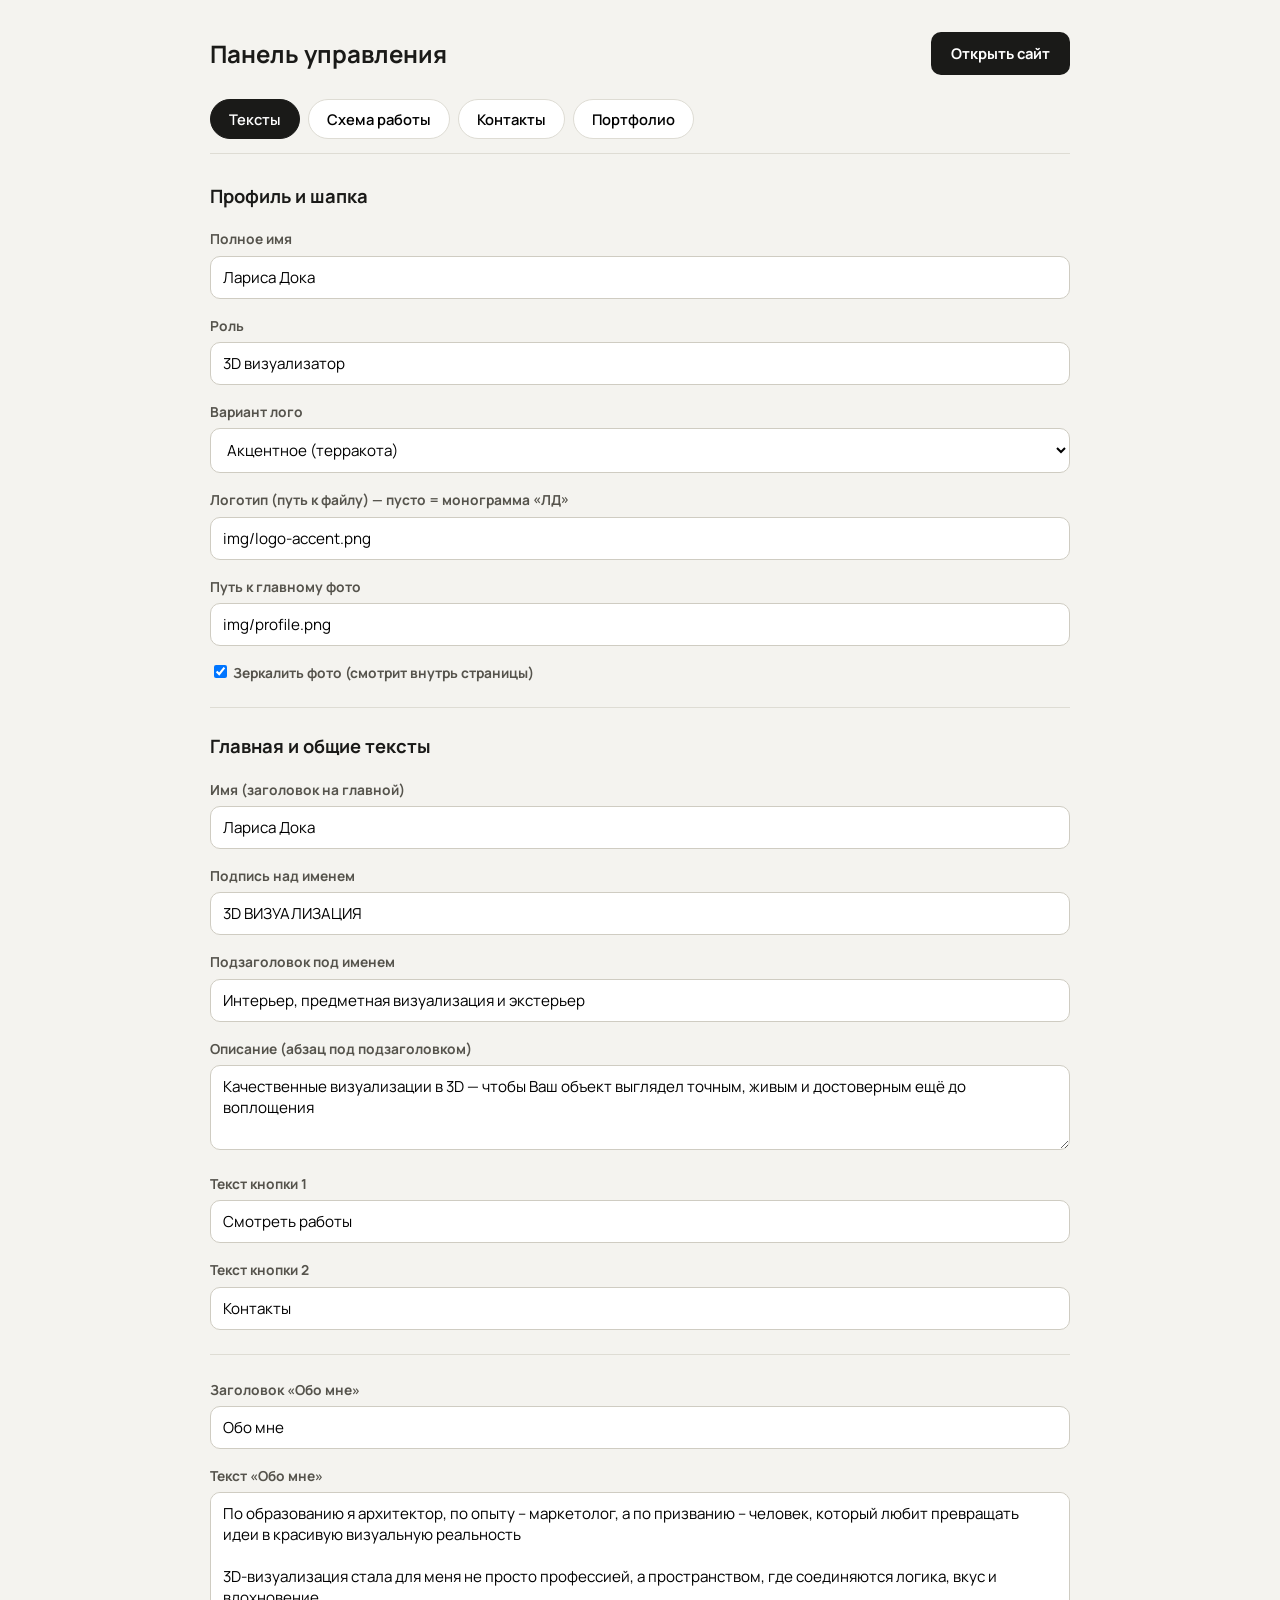
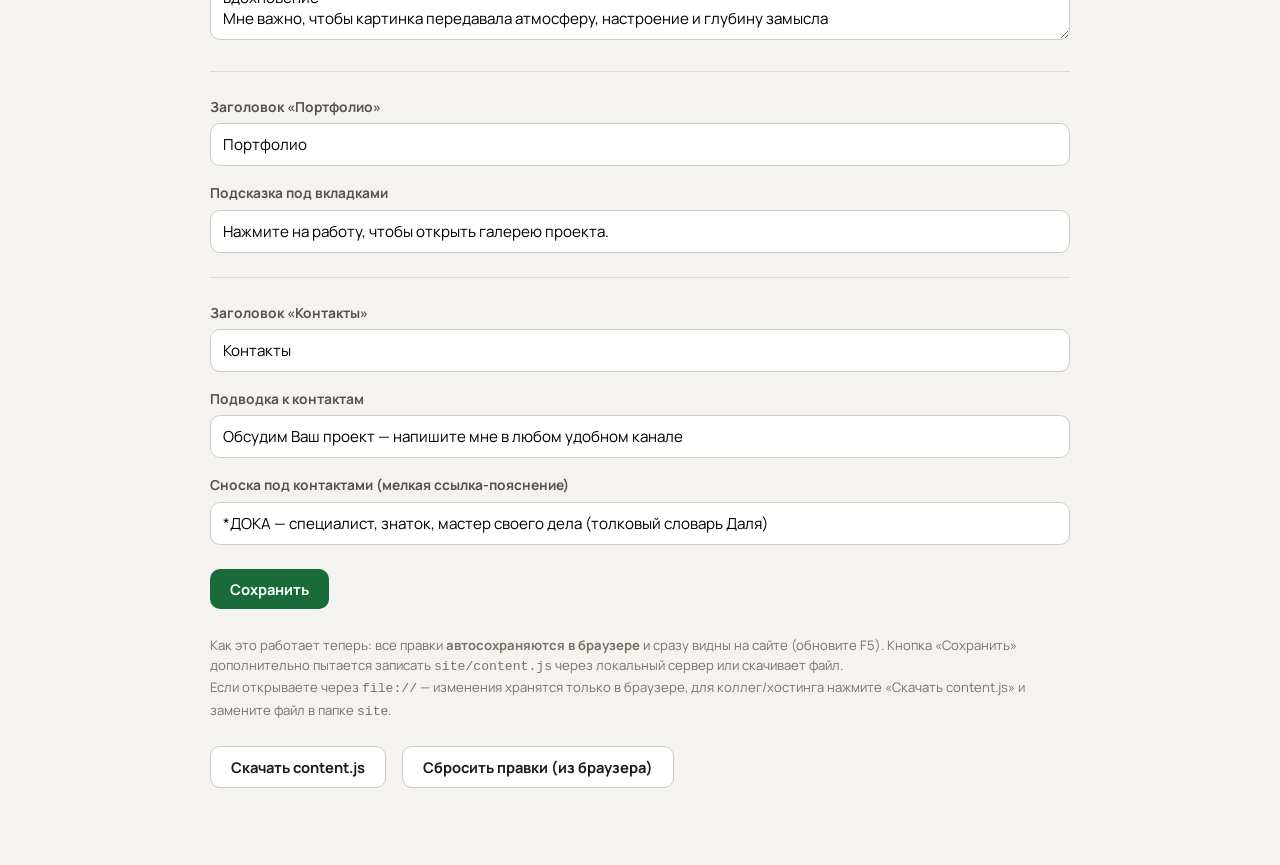
<file: site/admin.html>
<!DOCTYPE html>
<html lang="ru">
<head>
<meta charset="UTF-8">
<meta name="viewport" content="width=device-width, initial-scale=1.0">
<title>Панель управления — сайт-визитка</title>
<link rel="preconnect" href="https://fonts.googleapis.com">
<link rel="preconnect" href="https://fonts.gstatic.com" crossorigin>
<link href="https://fonts.googleapis.com/css2?family=Manrope:wght@400;500;600;700;800&display=swap" rel="stylesheet">
<link rel="stylesheet" href="css/admin.css?v=16">
</head>
<body>

<div class="wrap">
  <header class="admin-head">
    <h1>Панель управления</h1>
    <a class="btn" href="index.html" target="_blank">Открыть сайт</a>
  </header>

  <nav class="anav" id="anav">
    <button class="anav__tab is-active" data-panel="texts">Тексты</button>
    <button class="anav__tab" data-panel="process">Схема работы</button>
    <button class="anav__tab" data-panel="contacts">Контакты</button>
    <button class="anav__tab" data-panel="portfolio">Портфолио</button>
  </nav>

  <section class="panel is-active" id="panel-texts">
    <h2>Профиль и шапка</h2>
    <div class="field">
      <label>Полное имя</label>
      <input type="text" id="f-fullName" data-path="profile.fullName">
    </div>
    <div class="field">
      <label>Роль</label>
      <input type="text" id="f-role" data-path="profile.role">
    </div>
    <div class="field">
      <label>Вариант лого</label>
      <select id="logoPreset">
        <option value="">— выберите готовый вариант —</option>
        <option value="img/logo-white.png">Белое (водяной знак)</option>
        <option value="img/logo-accent.png">Акцентное (терракота)</option>
      </select>
    </div>
    <div class="field">
      <label>Логотип (путь к файлу) — пусто = монограмма «ЛД»</label>
      <input type="text" id="f-logo" data-path="profile.logo" placeholder="img/logo-white.png">
    </div>
    <div class="field">
      <label>Путь к главному фото</label>
      <input type="text" id="f-photo" data-path="profile.photo">
    </div>
    <div class="field">
      <label><input type="checkbox" id="f-photoMirror" data-check="profile.photoMirror" style="width:auto"> Зеркалить фото (смотрит внутрь страницы)</label>
    </div>

    <hr>

    <h2>Главная и общие тексты</h2>
    <div class="field">
      <label>Имя (заголовок на главной)</label>
      <input type="text" id="f-heroTitle" data-path="hero.title">
    </div>
    <div class="field">
      <label>Подпись над именем</label>
      <input type="text" id="f-eyebrow" data-path="hero.eyebrow">
    </div>
    <div class="field">
      <label>Подзаголовок под именем</label>
      <input type="text" id="f-heroSubtitle" data-path="hero.subtitle">
    </div>
    <div class="field">
      <label>Описание (абзац под подзаголовком)</label>
      <textarea id="f-heroDesc" data-path="hero.description" rows="3"></textarea>
    </div>
    <div class="field">
      <label>Текст кнопки 1</label>
      <input type="text" id="f-heroPrimary" data-path="hero.primaryBtn">
    </div>
    <div class="field">
      <label>Текст кнопки 2</label>
      <input type="text" id="f-heroSecondary" data-path="hero.secondaryBtn">
    </div>

    <hr>

    <div class="field">
      <label>Заголовок «Обо мне»</label>
      <input type="text" id="f-aboutTitle" data-path="about.title">
    </div>
    <div class="field">
      <label>Текст «Обо мне»</label>
      <textarea id="f-aboutText" data-path="about.text" rows="6"></textarea>
    </div>

    <hr>

    <div class="field">
      <label>Заголовок «Портфолио»</label>
      <input type="text" id="f-worksTitle" data-path="works.title">
    </div>
    <div class="field">
      <label>Подсказка под вкладками</label>
      <input type="text" id="f-worksHint" data-path="works.hint">
    </div>

    <hr>

    <div class="field">
      <label>Заголовок «Контакты»</label>
      <input type="text" id="f-contactsTitle" data-path="contacts.title">
    </div>
    <div class="field">
      <label>Подводка к контактам</label>
      <input type="text" id="f-contactsLead" data-path="contacts.lead">
    </div>
    <div class="field">
      <label>Сноска под контактами (мелкая ссылка-пояснение)</label>
      <input type="text" id="f-contactsFootnote" data-path="contacts.footnote">
    </div>
  </section>

  <section class="panel" id="panel-process">
    <h2>Схема работы</h2>
    <div class="note">Блок «Как я работаю» между портфолио и контактами. Редактируйте название, подводку и этапы (заголовок + описание).</div>
    <div class="field">
      <label>Заголовок блока</label>
      <input type="text" id="f-processTitle" data-path="process.title">
    </div>
    <div class="field">
      <label>Подводка (короткий текст)</label>
      <input type="text" id="f-processLead" data-path="process.lead">
    </div>
    <hr>
    <h2>Этапы</h2>
    <div id="processEditor"></div>
    <button class="btn btn--ghost" id="addStep">+ Добавить этап</button>
  </section>

  <section class="panel" id="panel-contacts">
    <h2>Контакты</h2>
    <div id="contactsEditor"></div>
    <button class="btn btn--ghost" id="addContact">+ Добавить контакт</button>
  </section>

  <section class="panel" id="panel-portfolio">
    <h2>Портфолио</h2>
    <p class="note">Добавляйте проекты в категориях. Пути к фото указывайте относительно папки <code>site</code>, например <code>img/interior/СПАЛЬНЯ/1,00-111-111.jpg</code>. Файлы фото кладите в соответствующие папки <code>img/</code> сами.</p>
    <div id="portfolioEditor"></div>
  </section>

  <div class="savebar">
    <button class="btn btn--save" id="save">Сохранить</button>
    <span class="savebar__status" id="status"></span>
  </div>

  <p class="footnote">Как это работает теперь: все правки <b>автосохраняются в браузере</b> и сразу видны на сайте (обновите F5). Кнопка «Сохранить» дополнительно пытается записать <code>site/content.js</code> через локальный сервер или скачивает файл. <br>Если открываете через <code>file://</code> — изменения хранятся только в браузере, для коллег/хостинга нажмите «Скачать content.js» и замените файл в папке <code>site</code>.</p>
  <div class="savebar">
    <button class="btn btn--ghost" id="download">Скачать content.js</button>
    <button class="btn btn--ghost" id="resetLocal" title="Удалить правки из браузера">Сбросить правки (из браузера)</button>
  </div>
</div>

<script src="content.js?v=19"></script>
<script src="js/admin.js?v=19"></script>
</body>
</html>
</file>
<file: site/css/admin.css>
*{box-sizing:border-box}
body{margin:0;font-family:'Manrope',system-ui,Arial,sans-serif;background:#f4f3ef;color:#1a1a18;line-height:1.55}
.wrap{max-width:900px;margin:0 auto;padding:32px 20px 80px}
.admin-head{display:flex;align-items:center;justify-content:space-between;margin-bottom:24px}
.admin-head h1{font-size:1.5rem;margin:0}
.anav{display:flex;gap:8px;flex-wrap:wrap;margin-bottom:28px;border-bottom:1px solid #dedcd4;padding-bottom:14px}
.anav__tab{background:#fff;border:1px solid #dedcd4;padding:9px 18px;border-radius:999px;font-weight:600;font-family:inherit;font-size:.92rem;cursor:pointer}
.anav__tab.is-active{background:#1a1a18;color:#fff;border-color:#1a1a18}
.panel{display:none}
.panel.is-active{display:block}
.panel h2{font-size:1.15rem;margin:0 0 18px}
hr{border:0;border-top:1px solid #dedcd4;margin:24px 0}
.field{margin-bottom:16px}
.field label{display:block;font-size:.86rem;font-weight:700;margin-bottom:6px;color:#55534c}
.field input,.field textarea,.field select{width:100%;padding:10px 12px;border:1px solid #cfccc2;border-radius:10px;font-family:inherit;font-size:.95rem;background:#fff}
.field textarea{resize:vertical}
.field input:focus,.field textarea:focus{outline:2px solid #b54a3a;border-color:transparent}
.group{border:1px solid #dedcd4;background:#fff;border-radius:12px;padding:16px;margin-bottom:14px}
.group h3{margin:0 0 12px;font-size:1rem}
.group .field{margin-bottom:12px}
.group .field:last-child{margin-bottom:0}
.contact-item,.project-item{border:1px solid #dedcd4;background:#fff;border-radius:12px;padding:16px;margin-bottom:14px}
.contact-item h3,.project-item h3{margin:0 0 12px;font-size:.95rem;color:#55534c}
.mini-row{display:flex;gap:10px;flex-wrap:wrap;margin-bottom:12px}
.mini-row input{flex:1;min-width:150px;padding:8px 10px;border:1px solid #cfccc2;border-radius:8px;font-family:inherit;font-size:.9rem}
.img-row{display:flex;gap:8px;align-items:center;margin-bottom:8px}
.img-row input{flex:1;padding:8px 10px;border:1px solid #cfccc2;border-radius:8px;font-family:inherit;font-size:.9rem}
.row-actions{display:flex;gap:8px;margin-top:10px;flex-wrap:wrap}
.move{background:#eef0f3;border:1px solid #d6dade;color:#333;padding:7px 12px;border-radius:8px;font-family:inherit;font-weight:700;font-size:.85rem;cursor:pointer}
.move:hover{background:#dfe3e8}
.field.inline,.label.inline{display:flex;align-items:center;gap:8px;font-weight:600;font-size:.9rem;cursor:pointer}
.field.inline input,.label.inline input{width:auto;margin:0}
.del{background:#fdecea;border:1px solid #f2b8b1;color:#a03020;padding:7px 14px;border-radius:8px;font-family:inherit;font-weight:600;font-size:.85rem;cursor:pointer}
.del:hover{background:#fbdcd8}
.btn{background:#1a1a18;color:#fff;border:0;padding:10px 20px;border-radius:10px;font-family:inherit;font-weight:700;font-size:.92rem;cursor:pointer;text-decoration:none;display:inline-block}
.btn--ghost{background:#fff;color:#1a1a18;border:1px solid #cfccc2}
.btn--save{background:#1a6b3a}
.btn--save:hover{background:#145229}
.note{background:#f0ece2;border:1px solid #e2dccb;border-radius:10px;padding:12px 14px;font-size:.88rem;color:#6b6759;margin:0 0 18px}
.note code{background:#fff;border:1px solid #dedcd4;border-radius:4px;padding:1px 5px}
.savebar{display:flex;align-items:center;gap:16px;margin-top:24px}
.savebar__status{font-size:.9rem;font-weight:600}
.savebar__status.ok{color:#1a6b3a}
.savebar__status.err{color:#a03020}
.footnote{font-size:.82rem;color:#77736a;margin-top:26px}
</file>
